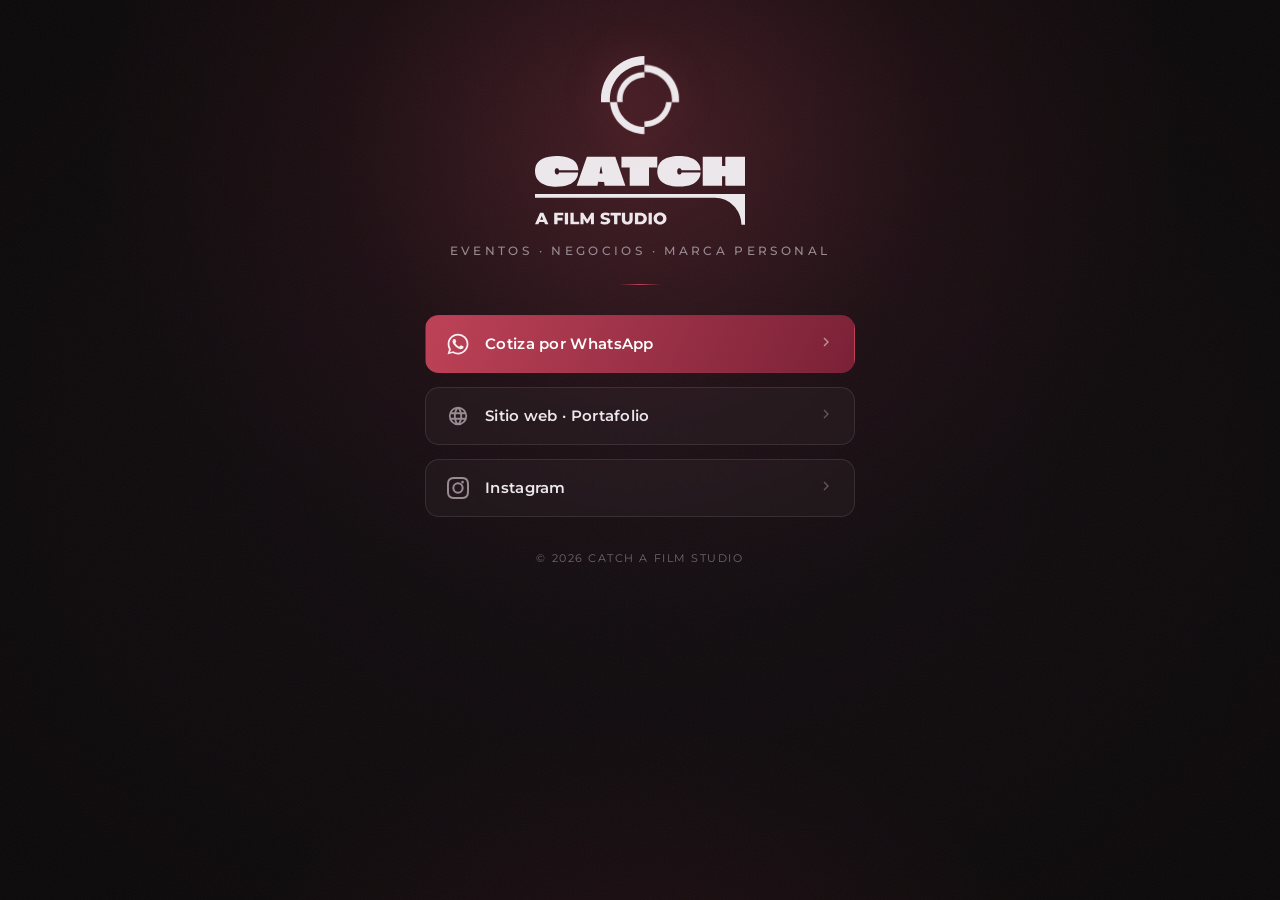
<file: enlaces/index.html>
<!DOCTYPE html>
<html lang="es">
<head>
<meta charset="UTF-8">
<meta name="viewport" content="width=device-width, initial-scale=1.0">
<title>Catch a Film Studio · Enlaces</title>
<meta name="description" content="Producción audiovisual para eventos, negocios y marcas personales. Todos nuestros enlaces en un solo lugar.">
<meta name="theme-color" content="#0B0809">

<!-- Favicon / ícono de pestaña y pantalla de inicio -->
<link rel="icon" href="/enlaces/favicon.svg" type="image/svg+xml">
<link rel="icon" href="/enlaces/favicon-32.png" sizes="32x32" type="image/png">
<link rel="apple-touch-icon" href="/enlaces/apple-touch-icon.png">

<!-- Open Graph (previsualización al compartir en WhatsApp / redes) -->
<meta property="og:title" content="Catch a Film Studio">
<meta property="og:description" content="Producción audiovisual · Eventos · Negocios · Marca personal">
<meta property="og:type" content="website">
<meta property="og:url" content="https://catchafilmstudio.com/enlaces">
<meta property="og:image" content="https://catchafilmstudio.com/enlaces/og.png">
<meta property="og:image:width" content="1200">
<meta property="og:image:height" content="630">
<meta name="twitter:card" content="summary_large_image">
<meta name="twitter:title" content="Catch a Film Studio">
<meta name="twitter:description" content="Producción audiovisual · Eventos · Negocios · Marca personal">
<meta name="twitter:image" content="https://catchafilmstudio.com/enlaces/og.png">

<link rel="preconnect" href="https://fonts.googleapis.com">
<link rel="preconnect" href="https://fonts.gstatic.com" crossorigin>
<link href="https://fonts.googleapis.com/css2?family=Anton&family=Montserrat:wght@400;500;600;700&display=swap" rel="stylesheet">

<style>
  :root{
    /* Paleta VINO — la misma de catchafilmstudio.com (rojo vino sobre carbón cálido) */
    --bg:      #0B0809;   /* carbón cálido */
    --bg2:     #171015;   /* vino muy oscuro (resplandor de fondo) */
    --muted:   #9A8A91;   /* malva apagado (texto secundario) */
    --text:    #ECE7EA;   /* blanco cálido (texto/marca) */
    --accent:  #BE4257;   /* rojo vino (acento) */
    --accent2: #7A2137;   /* vino profundo */
    --line:       rgba(222,205,212,.12);
    --line-hover: rgba(190,66,87,.55);  /* borde vino al pasar el cursor */
  }

  *{ box-sizing:border-box; margin:0; padding:0; }

  html,body{ height:100%; }

  body{
    font-family:'Montserrat', system-ui, sans-serif;
    background:var(--bg);
    color:var(--text);
    min-height:100dvh;
    display:flex;
    flex-direction:column;
    align-items:center;
    justify-content:flex-start;
    padding:56px 22px 40px;
    position:relative;
    overflow-x:hidden;
    -webkit-font-smoothing:antialiased;
  }

  /* Fondo cinematográfico: bloom vino (como la web) sobre carbón cálido */
  body::before{
    content:"";
    position:fixed; inset:0;
    background:
      radial-gradient(760px 660px at 50% 16%, rgba(190,66,87,.30) 0%, rgba(122,33,55,.12) 40%, rgba(11,8,9,0) 72%),
      radial-gradient(680px 520px at 50% 116%, rgba(122,33,55,.18) 0%, rgba(11,8,9,0) 62%),
      radial-gradient(1200px 900px at 50% 50%, rgba(23,16,21,.6) 0%, rgba(11,8,9,0) 70%),
      var(--bg);
    z-index:-2;
  }

  /* Grano de película sutil */
  body::after{
    content:"";
    position:fixed; inset:0;
    background-image:url("data:image/svg+xml,%3Csvg xmlns='http://www.w3.org/2000/svg' width='140' height='140'%3E%3Cfilter id='n'%3E%3CfeTurbulence type='fractalNoise' baseFrequency='0.9' numOctaves='2' stitchTiles='stitch'/%3E%3C/filter%3E%3Crect width='100%25' height='100%25' filter='url(%23n)'/%3E%3C/svg%3E");
    opacity:.045;
    mix-blend-mode:screen;
    pointer-events:none;
    z-index:-1;
  }

  .wrap{
    width:100%;
    max-width:430px;
    display:flex;
    flex-direction:column;
    align-items:center;
    animation:rise .7s cubic-bezier(.2,.7,.2,1) both;
  }
  @keyframes rise{ from{ opacity:0; transform:translateY(14px);} to{ opacity:1; transform:none;} }

  /* --- Marca --- */
  .aperture{
    width:78px; height:78px;
    color:var(--text);
    filter:drop-shadow(0 0 18px rgba(190,66,87,.28));
  }
  /* overflow:visible evita que los arcos se recorten al expandirse fuera del viewBox */
  /* Giro continuo de TODO el conjunto en un solo sentido -> las piezas nunca
     se alcanzan entre sí (cuerpo rígido = no hay choques). */
  .aperture svg{
    width:100%; height:100%; display:block; overflow:visible;
    transform-origin:center;
    animation:apertSpin 24s linear infinite;
  }
  @keyframes apertSpin{ to{ transform:rotate(360deg); } }

  .aperture svg path, .aperture svg polygon{ fill:currentColor; }

  /* La lente "respira": todas las piezas se expanden y contraen por igual
     (escala uniforme desde el centro), como un diafragma que abre y cierra.
     Al ser el mismo factor para todas, se conservan las distancias -> no chocan. */
  .aperture svg path{
    transform-box:view-box;
    transform-origin:101.25px 101.25px;
    animation:apertBreath 5s ease-in-out infinite;
    will-change:transform;
  }
  @keyframes apertBreath{ 0%,100%{ transform:scale(1); } 50%{ transform:scale(1.12); } }

  /* Accesibilidad: si el usuario pide menos movimiento, se queda quieto y armado. */
  @media (prefers-reduced-motion:reduce){
    .aperture svg, .aperture svg path{ animation:none; }
  }

  .wordmark{
    width:210px;
    margin-top:22px;
    color:var(--text);
  }
  .wordmark svg{ width:100%; height:auto; display:block; }
  .wordmark svg path, .wordmark svg polygon{ fill:currentColor; }

  .tagline{
    margin-top:18px;
    font-size:12px;
    font-weight:500;
    letter-spacing:.28em;
    text-transform:uppercase;
    color:var(--muted);
    text-align:center;
  }

  .divider{
    width:44px; height:1px;
    margin:26px 0 30px;
    background:linear-gradient(90deg, transparent, var(--accent), transparent);
  }

  /* --- Botones de enlace --- */
  .links{ width:100%; display:flex; flex-direction:column; gap:14px; }

  .link{
    position:relative;
    display:flex;
    align-items:center;
    gap:15px;
    padding:16px 20px;
    border:1px solid var(--line);
    border-radius:14px;
    background:rgba(236,231,234,.03);
    color:var(--text);
    text-decoration:none;
    font-size:15px;
    font-weight:600;
    letter-spacing:.02em;
    overflow:hidden;
    transition:border-color .3s ease, transform .3s ease, background .3s ease, box-shadow .3s ease;
    backdrop-filter:blur(2px);
  }
  .link:hover{
    border-color:var(--line-hover);
    background:rgba(236,231,234,.06);
    transform:translateY(-2px);
  }
  /* Barrido de brillo al pasar el cursor */
  .link::before{
    content:"";
    position:absolute; top:0; left:-120%;
    width:60%; height:100%;
    background:linear-gradient(100deg, transparent, rgba(236,231,234,.12), transparent);
    transition:left .6s ease;
  }
  .link:hover::before{ left:130%; }

  /* Botón principal (CTA) — relleno con gradiente vino, como el CTA de la web */
  .link.primary{
    border-color:transparent;
    background:linear-gradient(115deg, var(--accent), var(--accent2));
    color:#fff;
  }
  .link.primary .ico, .link.primary .arrow{ color:rgba(255,255,255,.92); }
  .link.primary:hover{
    border-color:transparent;
    background:linear-gradient(115deg, var(--accent), var(--accent2));
    box-shadow:0 10px 26px rgba(190,66,87,.35);
  }
  .link.primary:hover .ico, .link.primary:hover .arrow{ color:#fff; }
  .link.primary::before{
    background:linear-gradient(100deg, transparent, rgba(255,255,255,.20), transparent);
  }

  .link .ico{
    flex:0 0 24px; width:24px; height:24px;
    display:grid; place-items:center;
    color:var(--muted);
    transition:color .3s ease;
  }
  .link:hover .ico{ color:var(--accent); }
  .link .ico svg{ width:22px; height:22px; fill:currentColor; }

  .link .txt{ flex:1; }
  .link .arrow{
    flex:0 0 auto;
    color:var(--muted);
    opacity:.55;
    transition:transform .3s ease, opacity .3s ease, color .3s ease;
  }
  .link:hover .arrow{ transform:translateX(3px); opacity:1; color:var(--accent); }
  .link.primary:hover .arrow{ color:#fff; }
  .link .arrow svg{ width:16px; height:16px; fill:none; stroke:currentColor; stroke-width:2; }

  /* --- Pie --- */
  footer{
    margin-top:34px;
    text-align:center;
    font-size:11px;
    letter-spacing:.14em;
    color:rgba(154,138,145,.7);
    text-transform:uppercase;
  }

  @media (max-width:380px){
    .wordmark{ width:180px; }
    .link{ padding:15px 16px; font-size:14px; }
  }
</style>
</head>
<body>
  <main class="wrap">

    <!-- Ícono de lente / apertura -->
    <div class="aperture" aria-hidden="true">
      <svg viewBox="0 0 202.51 202.5" xmlns="http://www.w3.org/2000/svg"><path d="M0,112.75c0,2.37.07,4.72.23,7.05h23.04c-.18-2.32-.27-4.68-.27-7.05,0-3.87.25-7.69.72-11.43.2-1.49.42-2.97.68-4.43v-.03C31.01,60.08,60.08,31.01,96.86,24.4h.03c1.46-.26,2.94-.48,4.43-.68,3.74-.47,7.56-.72,11.43-.72V0C50.48,0,0,50.48,0,112.75Z"/><path d="M24.4,128.61v.03c6.58,36.83,35.63,65.88,72.46,72.46h.03c1.47.26,2.94.49,4.43.68,3.74.47,7.56.72,11.43.72v-18.3c-.69,0-1.38-.01-2.06-.03-.43-.01-.86-.03-1.28-.05-.26-.01-.52-.02-.77-.04-1.52-.08-3.02-.22-4.51-.4-.45-.05-.91-.11-1.36-.18-.74-.1-1.47-.21-2.2-.34-.25-.04-.5-.09-.74-.13-.49-.09-.97-.18-1.46-.28-.58-.12-1.15-.24-1.73-.38-1.15-.26-2.29-.55-3.42-.88-.52-.15-1.05-.3-1.57-.47-.3-.09-.6-.18-.9-.29-.3-.09-.6-.19-.89-.29-.49-.16-.98-.33-1.47-.52-.21-.07-.41-.15-.61-.22-.94-.35-1.87-.72-2.79-1.11-.43-.18-.86-.36-1.29-.56-1.69-.75-3.35-1.57-4.96-2.45-.48-.26-.96-.53-1.43-.8-.04-.02-.08-.04-.12-.07-.45-.26-.89-.52-1.33-.78-1.72-1.04-3.39-2.16-5.01-3.34-.41-.29-.81-.59-1.21-.89-.12-.09-.23-.18-.34-.27-.27-.2-.55-.41-.81-.63-.76-.6-1.51-1.22-2.24-1.85-.17-.15-.34-.3-.52-.46-.44-.39-.88-.79-1.32-1.19-.18-.15-.35-.31-.52-.48-.18-.16-.35-.33-.52-.49-.51-.48-1.01-.98-1.5-1.48-.37-.37-.73-.74-1.08-1.12-.67-.72-1.33-1.44-1.97-2.18-.75-.86-1.47-1.74-2.18-2.64-.74-.94-1.45-1.9-2.14-2.88-.29-.38-.55-.76-.8-1.15-.1-.14-.19-.29-.29-.43-.27-.37-.52-.75-.75-1.13-.3-.48-.61-.97-.91-1.46-5.48-8.93-9.03-19.14-10.09-30.06h-18.39c.12,1.47.27,2.93.45,4.38.19,1.49.42,2.96.68,4.43Z"/><path d="M201.79,101.32c-.19-1.49-.42-2.96-.68-4.43v-.03c-.21-1.15-.43-2.29-.68-3.43-.38-1.7-.8-3.38-1.27-5.04h0c-.31-1.12-.64-2.22-1-3.3h0c-.47-1.47-.98-2.91-1.53-4.33h0c-.31-.83-.64-1.65-.98-2.46-9.46-22.75-28-40.75-51.11-49.5-.74-.28-1.49-.56-2.25-.82-1.66-.58-3.35-1.12-5.06-1.6-.91-.26-1.82-.51-2.75-.73-.92-.23-1.85-.45-2.78-.65-1.02-.22-2.03-.42-3.06-.6h-.03c-1.47-.26-2.94-.49-4.43-.68-3.74-.47-7.56-.72-11.43-.72v18.3c39.4,0,71.45,32.05,71.45,71.45,0,2.38-.12,4.73-.35,7.05h18.39c.18-2.32.27-4.68.27-7.05,0-3.87-.25-7.69-.72-11.43Z"/><path d="M116.09,184.12c.26-.01.52-.02.77-.04,1.52-.08,3.02-.22,4.51-.4.38-.04.75-.09,1.13-.14.19-.03.38-.05.57-.08.38-.06.75-.12,1.13-.18.49-.08.98-.16,1.47-.25.49-.09.97-.18,1.46-.28.58-.12,1.16-.24,1.73-.38,1.15-.26,2.29-.56,3.42-.88.53-.15,1.05-.3,1.57-.47.3-.09.6-.18.9-.29.3-.09.6-.19.89-.29.95-.31,1.89-.65,2.82-1.02.29-.11.58-.22.86-.34.4-.15.81-.32,1.21-.5,1.59-.67,3.16-1.4,4.69-2.19.53-.26,1.05-.54,1.56-.82,1-.55,1.99-1.11,2.96-1.7h.01c.69-.43,1.37-.86,2.04-1.3.08-.05.16-.1.24-.16.34-.22.67-.44,1-.67.69-.47,1.37-.95,2.04-1.45.34-.25.68-.51,1.02-.77.34-.26.68-.52,1.01-.79.67-.52,1.33-1.07,1.98-1.63.25-.21.49-.43.74-.64.49-.42.96-.86,1.43-1.29.11-.1.22-.2.32-.3.55-.51,1.09-1.03,1.62-1.56.52-.52,1.03-1.05,1.53-1.58.67-.72,1.33-1.44,1.97-2.18.75-.86,1.47-1.74,2.18-2.64.37-.48.74-.96,1.1-1.44.32-.43.64-.87.95-1.31.64-.9,1.26-1.81,1.87-2.74.02-.05.05-.09.08-.13.3-.47.59-.95.89-1.43.29-.5.58-.99.87-1.48,4.93-8.57,8.12-18.25,9.11-28.58h-14.64c-3.42,28.05-27.39,49.85-56.35,49.85v14.55c.69,0,1.38-.01,2.06-.03.43-.01.86-.03,1.28-.05Z"/><path d="M112.75,56.09v-14.55c-39.39,0-71.32,31.94-71.32,71.33,0,2.34.11,4.65.34,6.93h14.64c-.29-2.27-.43-4.58-.43-6.93,0-31.31,25.47-56.78,56.77-56.78Z"/></svg>
    </div>

    <!-- Wordmark CATCH / A FILM STUDIO -->
    <div class="wordmark" role="img" aria-label="Catch a Film Studio">
      <svg viewBox="0 0 292.71 95.68" xmlns="http://www.w3.org/2000/svg"><polygon points="260.76 1.12 260.76 14.01 265.26 14.01 265.26 1.86 266 1.12 292.71 1.12 292.71 41.3 266 41.3 265.26 40.56 265.26 28.4 260.76 28.4 260.76 41.3 233.81 41.3 233.81 1.12 260.76 1.12"/><path d="M58.09,41.3L72.29,1.08l39.64.1,14.05,40.12h-28.95l-.73-4.98-8.29-.26-.96,5.24h-28.95ZM94.03,24.43l-1.75-10.42c-1.5,3.09-1.59,7.03-2.25,10.41h4Z"/><path d="M60.58,19.97h-26.96c-.26,0-.19-3.49-3.72-2.99-3.16.44-3.21,8.27.1,8.87s3.36-2.9,3.62-2.9h26.46c.05,11.86-10.83,17.66-21.35,19.21C20.61,44.82-2.58,40.35.23,17.29,2.68-2.72,39.36-3.23,52.55,5.38c5.38,3.51,7.26,8.41,8.03,14.59Z"/><path d="M230.81,22.94c-.08,7.68-5.44,13.91-12.35,16.75-12.3,5.06-39.35,4.67-46-9.12-3.9-8.09-2.07-18.89,5.18-24.5,12.82-9.9,53.8-9.3,53.17,13.89h-26.21c-.74,0-.64-3.45-3.97-2.99-3.03.42-3.44,8.23.1,8.87,3.2.58,3.32-2.9,3.87-2.9h26.21Z"/><polygon points="170.41 1.12 170.41 16 158.93 16 158.93 41.3 131.97 41.3 131.97 16 120.49 16 120.49 1.12 170.41 1.12"/><path d="M12.75,92.15h-6.82l-1.27,3.13H0l7.12-16.13h4.49l7.15,16.13h-4.75l-1.27-3.13ZM11.41,88.79l-2.07-5.16-2.08,5.16h4.15Z"/><path d="M31.32,82.68v3.55h7.12v3.53h-7.12v5.53h-4.56v-16.13h12.65v3.53h-8.09Z"/><path d="M41.55,79.15h4.56v16.13h-4.56v-16.13Z"/><path d="M49.37,79.15h4.56v12.51h7.7v3.62h-12.26v-16.13Z"/><path d="M77.99,95.29l-.05-8.55-4.15,6.96h-2.03l-4.13-6.73v8.32h-4.22v-16.13h3.76l5.67,9.31,5.53-9.31h3.76l.05,16.13h-4.19Z"/><path d="M90.99,93.83l1.5-3.37c1.43.94,3.46,1.59,5.32,1.59s2.63-.53,2.63-1.31c0-2.56-9.17-.69-9.17-6.68,0-2.88,2.35-5.23,7.15-5.23,2.1,0,4.26.48,5.85,1.41l-1.41,3.39c-1.54-.83-3.07-1.24-4.47-1.24-1.91,0-2.61.65-2.61,1.45,0,2.47,9.15.62,9.15,6.57,0,2.81-2.35,5.21-7.15,5.21-2.65,0-5.28-.71-6.8-1.77Z"/><path d="M110.23,82.77h-4.95v-3.62h14.45v3.62h-4.93v12.51h-4.56v-12.51Z"/><path d="M121.04,88.1v-8.94h4.56v8.8c0,2.77,1.15,3.87,3.06,3.87s3.04-1.11,3.04-3.87v-8.8h4.49v8.94c0,4.82-2.81,7.51-7.58,7.51s-7.58-2.7-7.58-7.51Z"/><path d="M139.29,79.15h7.63c5.35,0,9.01,3.11,9.01,8.07s-3.66,8.07-9.01,8.07h-7.63v-16.13ZM146.74,91.65c2.74,0,4.59-1.64,4.59-4.43s-1.84-4.43-4.59-4.43h-2.88v8.85h2.88Z"/><path d="M158.33,79.15h4.56v16.13h-4.56v-16.13Z"/><path d="M165.31,87.22c0-4.84,3.8-8.39,8.97-8.39s8.96,3.55,8.96,8.39-3.8,8.39-8.96,8.39-8.97-3.55-8.97-8.39ZM178.63,87.22c0-2.79-1.91-4.61-4.36-4.61s-4.36,1.82-4.36,4.61,1.91,4.61,4.36,4.61,4.36-1.82,4.36-4.61Z"/><path d="M250.48,53.09H0v5h250.48c20.55,0,37.27,16.86,37.27,37.59h4.96v-42.59h-42.23Z"/></svg>
    </div>

    <p class="tagline">Eventos · Negocios · Marca personal</p>

    <div class="divider"></div>

    <nav class="links" id="links" aria-label="Enlaces"></nav>

    <footer>© <span id="year"></span> Catch a Film Studio</footer>
  </main>

<script>
/* =========================================================================
   ▼▼▼  PARA AGREGAR / EDITAR ENLACES, SOLO TOCA ESTA LISTA  ▼▼▼
   Cada enlace: { icon:"clave", label:"Texto del botón", url:"https://..." }
   Iconos disponibles: whatsapp, web, instagram, tiktok, youtube, email, facebook
   Para agregar uno nuevo: copia una línea y cámbiala. ¡Listo!
   Añade  primary:true  para resaltar un botón con el gradiente vino (CTA).
   ========================================================================= */
const LINKS = [
  { icon:"whatsapp",  label:"Cotiza por WhatsApp", url:"https://wa.me/message/MRQD3GPUILESJ1", primary:true },
  { icon:"web",       label:"Sitio web · Portafolio", url:"https://catchafilmstudio.com" },
  { icon:"instagram", label:"Instagram", url:"https://www.instagram.com/catch_filmstudio/" },
];
/* =========================================================================
   ▲▲▲  FIN DE LA LISTA EDITABLE  ▲▲▲
   ========================================================================= */

// Iconos (SVG). Para añadir plataformas nuevas, agrega su SVG aquí.
const ICONS = {
  whatsapp:'<svg viewBox="0 0 24 24"><path d="M17.47 14.38c-.3-.15-1.75-.86-2.02-.96-.27-.1-.47-.15-.67.15-.2.3-.77.96-.94 1.16-.17.2-.35.22-.64.07-.3-.15-1.25-.46-2.38-1.47-.88-.78-1.47-1.75-1.64-2.05-.17-.3-.02-.46.13-.6.13-.13.3-.35.44-.52.15-.17.2-.3.3-.5.1-.2.05-.37-.02-.52-.08-.15-.67-1.6-.92-2.2-.24-.58-.49-.5-.67-.5h-.57c-.2 0-.52.07-.79.37-.27.3-1.04 1.01-1.04 2.47s1.06 2.86 1.21 3.06c.15.2 2.09 3.2 5.07 4.48.71.3 1.26.49 1.69.63.71.22 1.36.19 1.87.12.57-.09 1.75-.72 2-1.41.24-.69.24-1.28.17-1.41-.07-.13-.27-.2-.57-.35zM12.04 21.5h-.01a9.4 9.4 0 01-4.8-1.32l-.34-.2-3.57.93.96-3.48-.22-.36a9.38 9.38 0 01-1.44-5.01c0-5.18 4.22-9.4 9.42-9.4a9.36 9.36 0 016.66 2.76 9.34 9.34 0 012.75 6.66c0 5.18-4.22 9.4-9.41 9.4zm8.02-17.42A11.28 11.28 0 0012.04.75C5.8.75.72 5.82.72 12.06c0 1.99.52 3.94 1.51 5.66L.63 23.25l5.66-1.48a11.3 11.3 0 005.74 1.55h.01c6.24 0 11.32-5.07 11.32-11.31 0-3.02-1.18-5.86-3.31-8z"/></svg>',
  web:'<svg viewBox="0 0 24 24"><path d="M12 2a10 10 0 100 20 10 10 0 000-20zm6.93 6h-2.95a15.6 15.6 0 00-1.38-3.56A8.03 8.03 0 0118.93 8zM12 4.04c.83 1.2 1.48 2.53 1.91 3.96h-3.82c.43-1.43 1.08-2.76 1.91-3.96zM4.26 14a7.96 7.96 0 010-4h3.38a16.6 16.6 0 000 4H4.26zm.81 2h2.95a15.6 15.6 0 001.38 3.56A8.03 8.03 0 015.07 16zm2.95-8H5.07a8.03 8.03 0 014.33-3.56A15.6 15.6 0 008.02 8zM12 19.96c-.83-1.2-1.48-2.53-1.91-3.96h3.82c-.43 1.43-1.08 2.76-1.91 3.96zM14.34 14H9.66a14.8 14.8 0 010-4h4.68a14.8 14.8 0 010 4zm.28 5.56A15.6 15.6 0 0016 16h2.95a8.03 8.03 0 01-4.33 3.56zM16.36 14a16.6 16.6 0 000-4h3.38a7.96 7.96 0 010 4h-3.38z"/></svg>',
  instagram:'<svg viewBox="0 0 24 24"><path d="M12 2.16c3.2 0 3.58.01 4.85.07 1.17.05 1.8.25 2.23.41.56.22.96.48 1.38.9.42.42.68.82.9 1.38.16.42.36 1.06.41 2.23.06 1.27.07 1.65.07 4.85s-.01 3.58-.07 4.85c-.05 1.17-.25 1.8-.41 2.23-.22.56-.48.96-.9 1.38-.42.42-.82.68-1.38.9-.42.16-1.06.36-2.23.41-1.27.06-1.65.07-4.85.07s-3.58-.01-4.85-.07c-1.17-.05-1.8-.25-2.23-.41a3.72 3.72 0 01-1.38-.9 3.72 3.72 0 01-.9-1.38c-.16-.42-.36-1.06-.41-2.23-.06-1.27-.07-1.65-.07-4.85s.01-3.58.07-4.85c.05-1.17.25-1.8.41-2.23.22-.56.48-.96.9-1.38.42-.42.82-.68 1.38-.9.42-.16 1.06-.36 2.23-.41C8.42 2.17 8.8 2.16 12 2.16zm0-2.16C8.74 0 8.33.01 7.05.07 5.78.13 4.9.33 4.14.63c-.79.3-1.46.72-2.12 1.38A5.85 5.85 0 00.63 4.13c-.3.76-.5 1.64-.56 2.91C.01 8.33 0 8.74 0 12s.01 3.67.07 4.95c.06 1.27.26 2.15.56 2.91.3.79.72 1.46 1.38 2.12.66.66 1.33 1.08 2.12 1.38.76.3 1.64.5 2.91.56C8.33 23.99 8.74 24 12 24s3.67-.01 4.95-.07c1.27-.06 2.15-.26 2.91-.56a5.85 5.85 0 002.12-1.38 5.85 5.85 0 001.38-2.12c.3-.76.5-1.64.56-2.91.06-1.28.07-1.69.07-4.95s-.01-3.67-.07-4.95c-.06-1.27-.26-2.15-.56-2.91a5.85 5.85 0 00-1.38-2.12A5.85 5.85 0 0019.86.63c-.76-.3-1.64-.5-2.91-.56C15.67.01 15.26 0 12 0zm0 5.84a6.16 6.16 0 100 12.32 6.16 6.16 0 000-12.32zm0 10.16a4 4 0 110-8 4 4 0 010 8zm6.4-10.4a1.44 1.44 0 11-2.88 0 1.44 1.44 0 012.88 0z"/></svg>',
  tiktok:'<svg viewBox="0 0 24 24"><path d="M16.6 5.82a4.28 4.28 0 01-1-2.79h-3.4v13.67a2.58 2.58 0 01-2.58 2.58 2.58 2.58 0 01-2.58-2.58 2.58 2.58 0 012.58-2.58c.27 0 .53.04.78.12v-3.45a6.03 6.03 0 00-.78-.05A6.02 6.02 0 003.2 16.7a6.02 6.02 0 006.02 6.02 6.02 6.02 0 006.02-6.02V9.42a7.62 7.62 0 004.44 1.42V7.44a4.28 4.28 0 01-3.1-1.62z"/></svg>',
  youtube:'<svg viewBox="0 0 24 24"><path d="M23.5 6.2a3.02 3.02 0 00-2.12-2.14C19.5 3.55 12 3.55 12 3.55s-7.5 0-9.38.51A3.02 3.02 0 00.5 6.2C0 8.09 0 12 0 12s0 3.91.5 5.8a3.02 3.02 0 002.12 2.14c1.88.51 9.38.51 9.38.51s7.5 0 9.38-.51a3.02 3.02 0 002.12-2.14C24 15.91 24 12 24 12s0-3.91-.5-5.8zM9.6 15.6V8.4l6.2 3.6-6.2 3.6z"/></svg>',
  email:'<svg viewBox="0 0 24 24"><path d="M22 4H2a2 2 0 00-2 2v12a2 2 0 002 2h20a2 2 0 002-2V6a2 2 0 00-2-2zm0 4.24l-10 6.25L2 8.24V6l10 6.25L22 6v2.24z"/></svg>',
  facebook:'<svg viewBox="0 0 24 24"><path d="M24 12.07C24 5.4 18.63 0 12 0S0 5.4 0 12.07C0 18.1 4.39 23.1 10.13 24v-8.44H7.08v-3.49h3.05V9.41c0-3.02 1.79-4.69 4.53-4.69 1.31 0 2.68.24 2.68.24v2.97h-1.51c-1.49 0-1.96.93-1.96 1.89v2.25h3.33l-.53 3.49h-2.8V24C19.61 23.1 24 18.1 24 12.07z"/></svg>',
};

const arrow = '<svg viewBox="0 0 24 24"><path d="M9 6l6 6-6 6"/></svg>';

const container = document.getElementById('links');
LINKS.forEach(l => {
  const a = document.createElement('a');
  a.className = 'link' + (l.primary ? ' primary' : '');
  a.href = l.url;
  a.target = '_blank';
  a.rel = 'noopener noreferrer';
  a.innerHTML =
    '<span class="ico">' + (ICONS[l.icon] || ICONS.web) + '</span>' +
    '<span class="txt">' + l.label + '</span>' +
    '<span class="arrow">' + arrow + '</span>';
  container.appendChild(a);
});

document.getElementById('year').textContent = new Date().getFullYear();
</script>
</body>
</html>
</file>
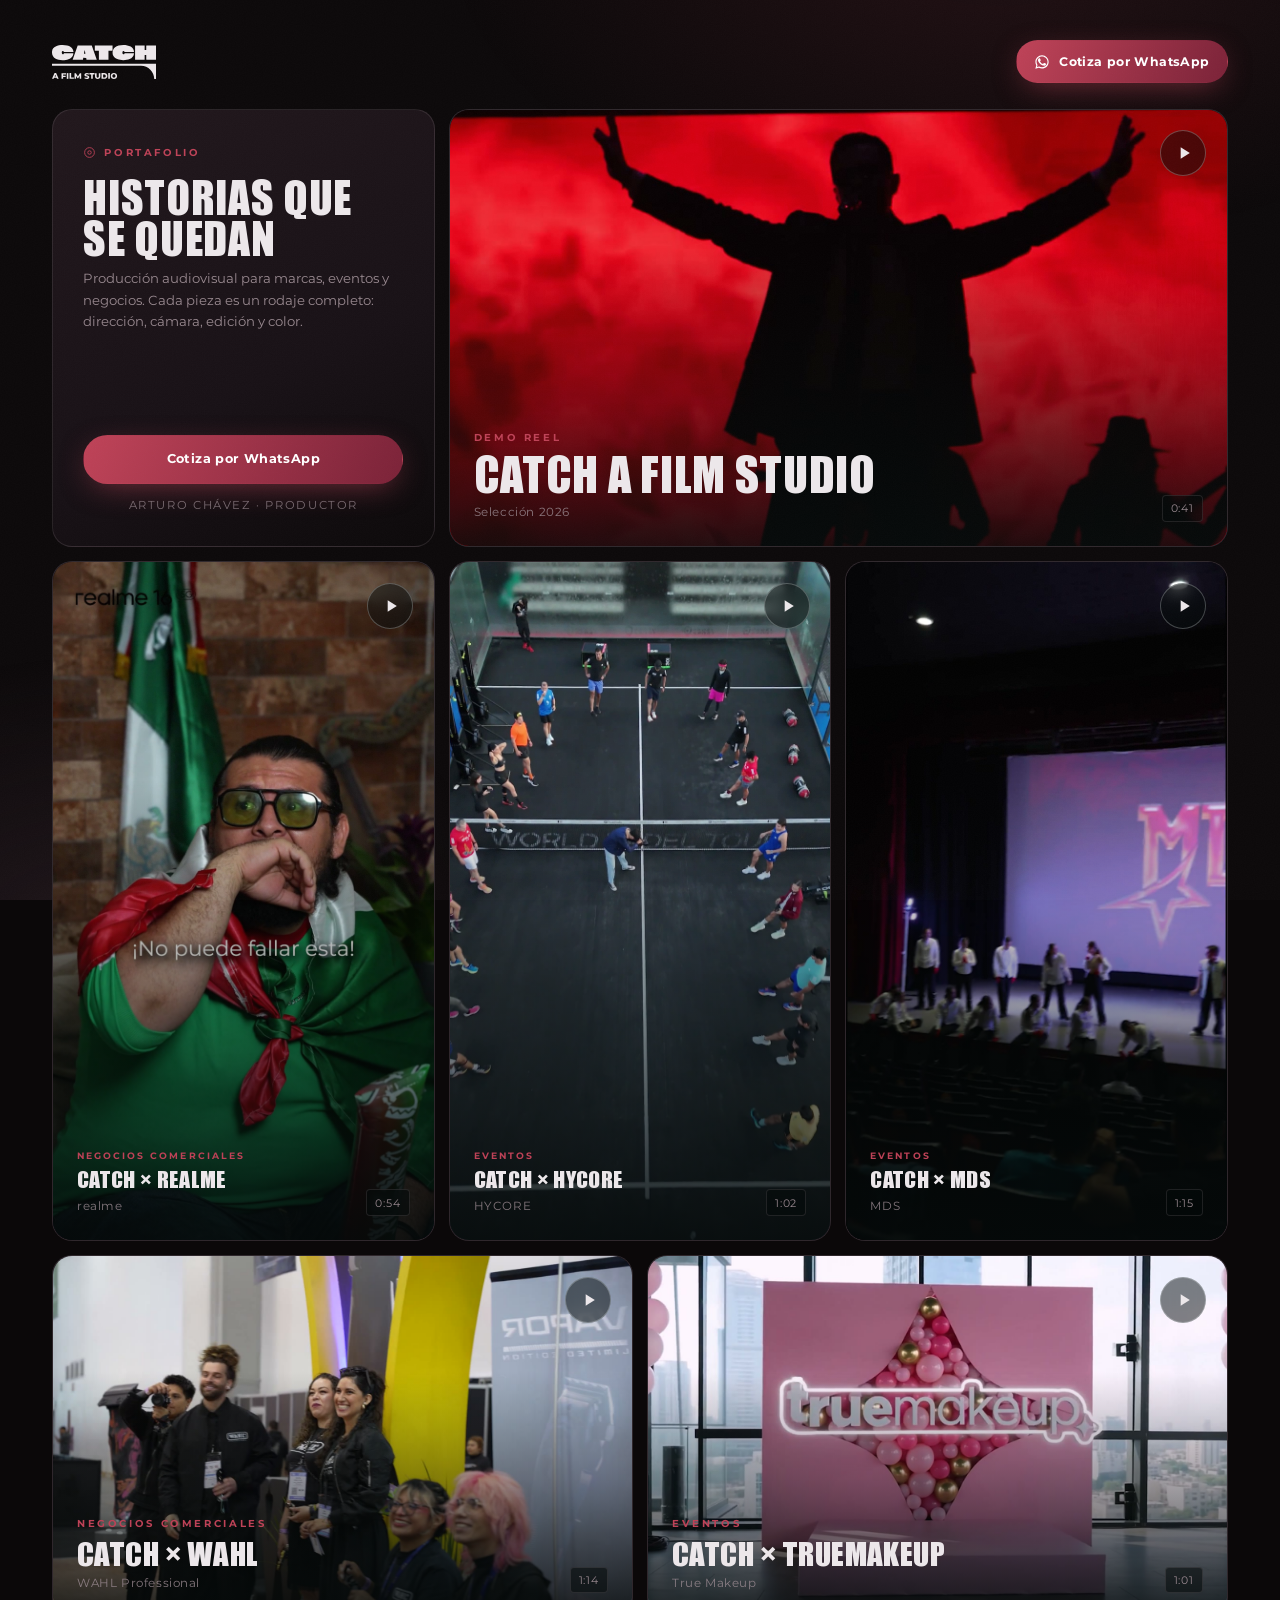
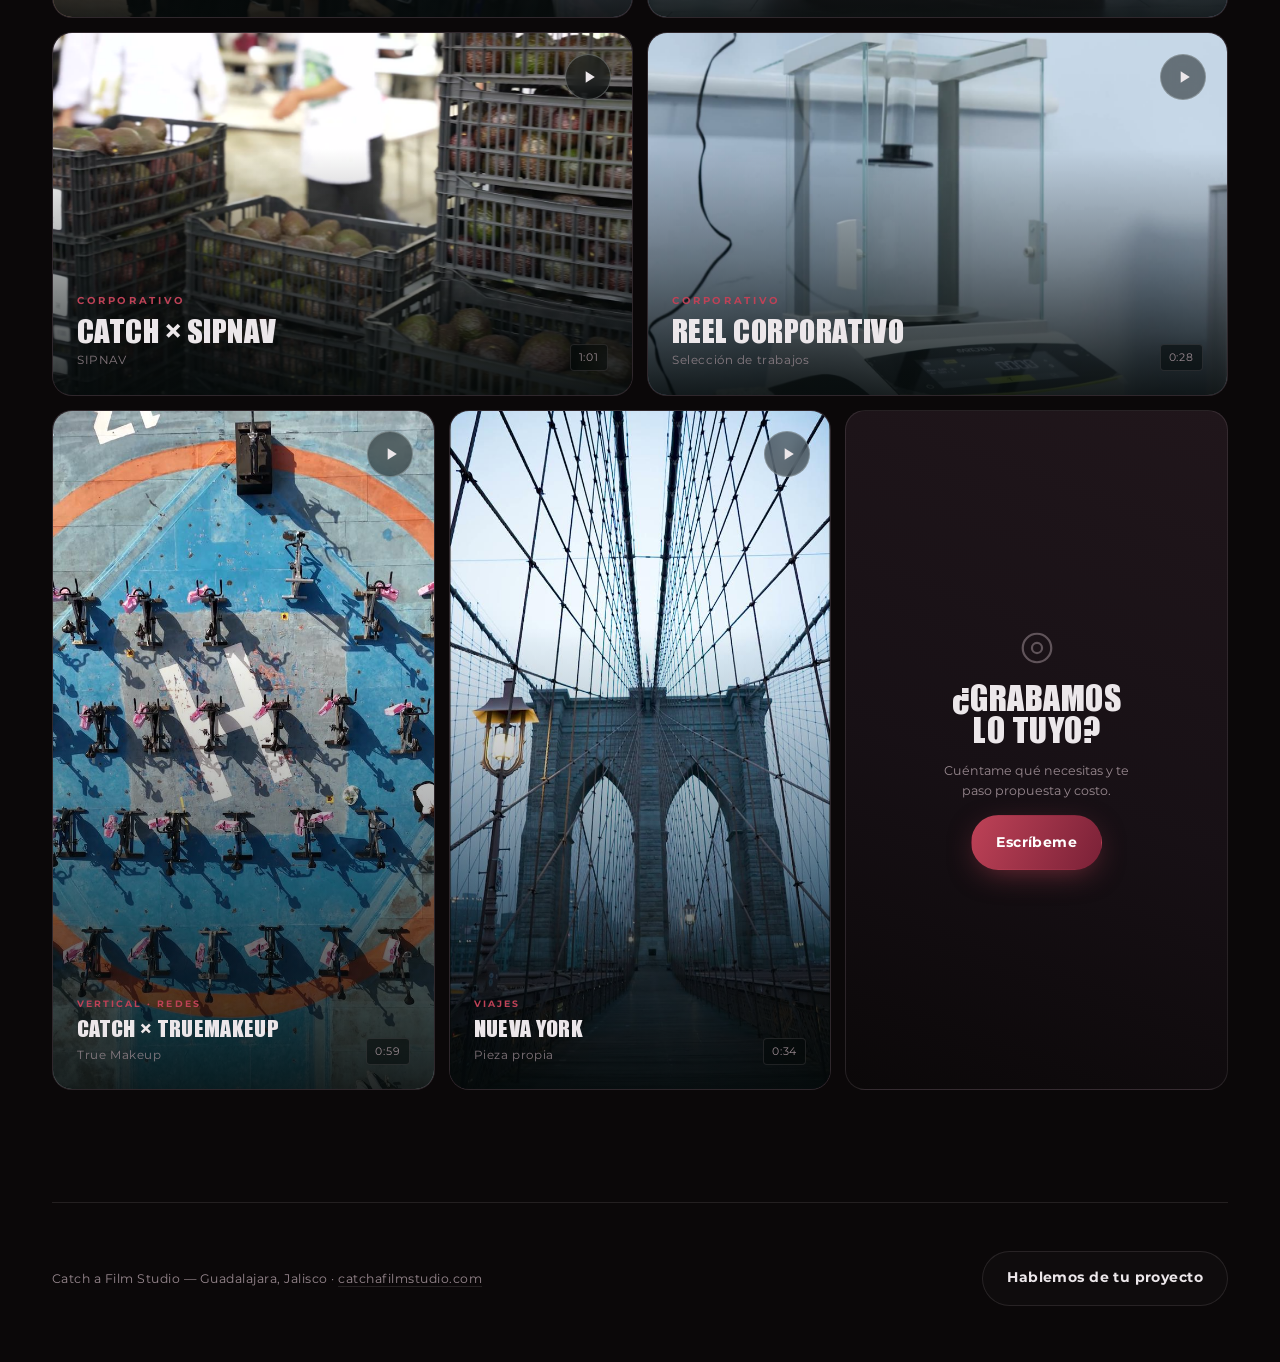
<file: portafolio/index.html>
<!DOCTYPE html>
<html lang="es">
<head>
<meta charset="utf-8">
<meta name="viewport" content="width=device-width, initial-scale=1">
<title>Portafolio — Catch a Film Studio</title>
<meta name="description" content="Portafolio de video de Catch a Film Studio. Producción audiovisual para marcas, eventos y negocios.">
<meta name="robots" content="noindex">
<meta name="theme-color" content="#0B0809">
<meta property="og:title" content="Portafolio — Catch a Film Studio">
<meta property="og:description" content="Producción audiovisual para marcas, eventos y negocios.">
<meta property="og:type" content="website">
<meta property="og:image" content="https://catchafilmstudio.com/videos/poster-reel.jpg">
<link rel="icon" href="../favicon.svg" type="image/svg+xml">
<link rel="preload" as="font" type="font/woff2" href="../fonts/impact.woff2" crossorigin>
<link rel="preload" as="font" type="font/woff2" href="../fonts/montserrat-400.woff2" crossorigin>
<link rel="preload" as="image" href="../videos/lite-poster-reel.jpg">
<style>
/* Fuentes en WOFF2 recortadas al alfabeto que se usa: 36 KB en total.
   Antes iban en base64 dentro de un CSS aparte de 1.4 MB (660 KB comprimido)
   que bloqueaba el primer pintado: en celular era pantalla en blanco.
   font-display:swap = el texto se ve de inmediato con la fuente del sistema. */
@font-face{font-family:'CatchImpact'; font-display:swap; src:url(../fonts/impact.woff2) format('woff2')}
@font-face{font-family:'Montserrat'; font-weight:400; font-display:swap; src:url(../fonts/montserrat-400.woff2) format('woff2')}
@font-face{font-family:'Montserrat'; font-weight:700; font-display:swap; src:url(../fonts/montserrat-700.woff2) format('woff2')}
:root{
  /* Identidad Vino — igual que catchafilmstudio.com */
  --negro:#0B0809; --petroleo:#171015; --card:#171015; --card-2:#20161B;
  --salvia:#9A8A91;                     /* texto tenue (muted) */
  --accent:#BE4257; --accent2:#7A2137;  /* vino: acentos y categorías */
  --bruma:#ECE7EA; --line:rgba(222,205,212,.12);
  --wa:#25D366; --wa-dark:#1FB457;
  --maxw:1240px; --gap:14px; --r:20px;
  --display:'CatchImpact','Haettenschweiler','Arial Narrow Bold',sans-serif;
  --body:'Montserrat',system-ui,-apple-system,sans-serif;
}
*{box-sizing:border-box; margin:0; padding:0}
html{scroll-behavior:smooth}
body{
  background:var(--negro); color:var(--bruma); font-family:var(--body);
  line-height:1.7; -webkit-font-smoothing:antialiased; overflow-x:hidden;
  min-height:100vh;
}
body.locked{overflow:hidden}
/* grano cinematográfico, igual que el sitio principal */
body::before{
  content:""; position:fixed; inset:0; z-index:9999; pointer-events:none;
  background-image:url("data:image/svg+xml;utf8,<svg xmlns='http://www.w3.org/2000/svg' width='140' height='140'><filter id='n'><feTurbulence type='fractalNoise' baseFrequency='0.9' numOctaves='2'/><feColorMatrix type='saturate' values='0'/></filter><rect width='100%25' height='100%25' filter='url(%23n)' opacity='0.5'/></svg>");
  opacity:.05; mix-blend-mode:screen;
}
/* halo sutil de fondo */
body::after{
  content:""; position:fixed; inset:0; z-index:-1; pointer-events:none;
  background:
    radial-gradient(900px 520px at 78% -8%, rgba(190,66,87,.12), transparent 62%),
    radial-gradient(700px 480px at 8% 105%, rgba(32,22,27,.92), transparent 60%);
}
a{color:inherit; text-decoration:none}
img{max-width:100%; display:block}
:focus-visible{outline:2px solid var(--bruma); outline-offset:3px; border-radius:4px}

.wrap{max-width:var(--maxw); margin:0 auto; padding:0 clamp(1rem,3.5vw,2rem)}

/* ===== HEADER ===== */
header{padding:clamp(1.5rem,4vw,2.5rem) 0 clamp(1.1rem,3vw,1.6rem)}
.topbar{display:flex; align-items:center; justify-content:space-between; gap:1rem; flex-wrap:wrap}
.brand{display:flex; align-items:center; color:var(--bruma)}
.brand svg{height:34px; width:auto; fill:currentColor}
.brand svg *{fill:currentColor}
.topbar .btn-wa{padding:.62rem 1.1rem; font-size:.78rem}

.btn{
  display:inline-flex; align-items:center; gap:.55rem; font-weight:700; font-size:.88rem;
  padding:.9rem 1.5rem; border-radius:999px; letter-spacing:.03em; cursor:pointer;
  border:1px solid transparent; font-family:var(--body);
  transition:transform .15s ease, background .2s, border-color .2s, color .2s;
}
.btn-wa{background:linear-gradient(115deg,var(--accent),var(--accent2)); color:#fff; box-shadow:0 8px 30px -8px rgba(190,66,87,.6)}
.btn-wa:hover{transform:translateY(-2px); box-shadow:0 12px 34px -8px rgba(190,66,87,.72); filter:brightness(1.06)}
.btn-ghost{border-color:var(--line); color:var(--bruma); background:rgba(255,255,255,.02)}
.btn-ghost:hover{border-color:var(--accent); color:#fff; transform:translateY(-2px)}

/* ===== BENTO ===== */
main{padding-bottom:clamp(2rem,6vw,4rem)}
.bento{
  display:grid; grid-template-columns:repeat(6,1fr); gap:var(--gap);
  align-items:stretch;
  /* dense = si un mosaico no cabe en la fila, el grid mete el siguiente que sí
     quepa en vez de dejar el hueco negro. Es lo que sostiene la mezcla de
     horizontales y verticales cuando cambia el número de columnas. */
  grid-auto-flow:row dense;
}
.tile{
  position:relative; overflow:hidden; border-radius:var(--r);
  background:var(--card); border:1px solid var(--line);
  opacity:0; transform:translateY(22px);
  transition:opacity .6s ease, transform .6s ease;
}
.tile.in{opacity:1; transform:none}
.tile.v-tile{cursor:pointer; display:block; width:100%; text-align:left; font:inherit; color:inherit; padding:0}

/* tamaños */
.tile[data-size="lg"]{grid-column:span 4; aspect-ratio:16/9}
.tile[data-size="md"]{grid-column:span 3; aspect-ratio:16/10}
.tile[data-size="sm"]{grid-column:span 2; aspect-ratio:4/3}
.tile[data-size="tall"]{grid-column:span 2; aspect-ratio:9/16}
.tile[data-size="info"]{grid-column:span 2}
.tile[data-size="cta"]{grid-column:span 2}

/* media dentro del tile */
.media{position:absolute; inset:0; overflow:hidden; background:var(--petroleo)}
.media img.poster, .media video{
  position:absolute; inset:0; width:100%; height:100%; object-fit:cover;
  transition:transform .7s cubic-bezier(.2,.7,.3,1), opacity .5s ease;
}
.media video{opacity:0}
.media video.ready{opacity:1}
.tile:hover .media img.poster, .tile:hover .media video{transform:scale(1.045)}
/* velo para que el texto siempre se lea */
.veil{
  position:absolute; inset:0;
  background:linear-gradient(to top, rgba(5,10,10,.88) 0%, rgba(5,10,10,.35) 38%, rgba(5,10,10,0) 68%);
  transition:opacity .4s ease;
}
.tinfo{position:absolute; left:0; right:0; bottom:0; padding:clamp(1rem,2vw,1.5rem); z-index:2}
.tcat{
  display:inline-block; font-size:.63rem; font-weight:700; letter-spacing:.26em;
  text-transform:uppercase; color:var(--accent); margin-bottom:.45rem;
}
.ttitle{
  font-family:var(--display); font-weight:400; text-transform:uppercase;
  line-height:.96; letter-spacing:.015em; color:var(--bruma);
  font-size:clamp(1.15rem,2.4vw,2rem);
}
.tile[data-size="lg"] .ttitle{font-size:clamp(1.6rem,3.6vw,2.9rem)}
.tclient{font-size:.74rem; color:var(--salvia); letter-spacing:.05em; margin-top:.3rem; opacity:.85}

/* botón play */
.vplay{
  position:absolute; top:clamp(.9rem,2vw,1.3rem); right:clamp(.9rem,2vw,1.3rem); z-index:3;
  width:46px; height:46px; border-radius:999px; display:grid; place-items:center;
  background:rgba(5,10,10,.5); border:1px solid rgba(224,234,233,.28);
  backdrop-filter:blur(8px); color:var(--bruma);
  transition:background .25s ease, transform .25s ease, border-color .25s;
}
.vplay svg{width:20px; height:20px; fill:currentColor; margin-left:2px}
.tile:hover .vplay{background:var(--bruma); color:var(--negro); transform:scale(1.08); border-color:var(--bruma)}
.dur{
  position:absolute; bottom:clamp(1rem,2vw,1.5rem); right:clamp(1rem,2vw,1.5rem); z-index:3;
  font-size:.68rem; letter-spacing:.08em; color:var(--salvia);
  background:rgba(5,10,10,.55); border:1px solid var(--line);
  padding:.2rem .5rem; border-radius:4px; backdrop-filter:blur(6px);
}
.dur:empty{display:none}

/* tile de identidad */
.tile[data-size="info"]{
  background:linear-gradient(155deg, var(--card-2) 0%, var(--petroleo) 60%, var(--negro) 100%);
  display:flex; flex-direction:column; justify-content:space-between;
  padding:clamp(1.3rem,2.4vw,1.9rem); min-height:230px;
}
.info-top .eyebrow{
  display:inline-flex; align-items:center; gap:.5rem; font-size:.63rem; font-weight:700;
  letter-spacing:.26em; text-transform:uppercase; color:var(--accent);
}
.eyebrow .lens{width:13px; height:13px; flex:none; color:var(--accent)}
.info-h{
  font-family:var(--display); font-weight:400; text-transform:uppercase; line-height:.94;
  font-size:clamp(1.9rem,3.4vw,2.7rem); margin:.7rem 0 .55rem; letter-spacing:.015em;
}
.info-p{font-size:.83rem; color:var(--salvia); line-height:1.62}
.info-bot{margin-top:1.2rem}
.info-bot .btn{width:100%; justify-content:center; font-size:.8rem; padding:.8rem 1rem}
.info-name{font-size:.72rem; color:var(--salvia); letter-spacing:.14em; text-transform:uppercase; margin-top:.75rem; text-align:center; opacity:.75}

/* mosaico de cierre: cuadra la última banda y da salida al prospecto */
.tile[data-size="cta"]{
  background:linear-gradient(200deg, var(--card-2) 0%, var(--petroleo) 55%, var(--negro) 100%);
  display:flex; flex-direction:column; align-items:center; justify-content:center; text-align:center;
  gap:.9rem; padding:clamp(1.3rem,2.4vw,1.9rem); min-height:210px;
}
.cta-lens{width:38px; height:38px; color:var(--salvia); opacity:.55}
.cta-h{
  font-family:var(--display); font-weight:400; text-transform:uppercase; line-height:.96;
  font-size:clamp(1.5rem,2.7vw,2.1rem); letter-spacing:.015em;
}
.cta-p{font-size:.79rem; color:var(--salvia); line-height:1.6; max-width:24ch}

/* en un mosaico vertical el titular tiene menos ancho */
.tile[data-size="tall"] .ttitle{font-size:clamp(1.05rem,1.7vw,1.4rem)}
.tile[data-size="tall"] .tcat{font-size:.58rem; letter-spacing:.22em}

/* ===== FOOTER ===== */
footer{
  border-top:1px solid var(--line); padding:clamp(2rem,5vw,3rem) 0 clamp(2.5rem,6vw,3.5rem);
  margin-top:clamp(2rem,5vw,3rem);
}
.foot{display:flex; align-items:center; justify-content:space-between; gap:1.2rem; flex-wrap:wrap}
.foot-txt{font-size:.78rem; color:var(--salvia); letter-spacing:.04em}
.foot-txt a{border-bottom:1px solid var(--line)}
.foot-txt a:hover{color:var(--bruma); border-color:var(--accent)}

/* ===== LIGHTBOX ===== */
/* por encima del grano (z-index 9999), si no el ruido queda sobre el video.
   OJO: se oculta con visibility/opacity, NUNCA con display:none. Un <video>
   dentro de un contenedor en display:none queda fuera del árbol de render y
   Chrome no le arranca la reproducción: el lightbox abría en negro. */
.lb{
  position:fixed; inset:0; z-index:10000;
  display:flex; align-items:center; justify-content:center;
  background:rgba(3,7,7,.96); backdrop-filter:blur(14px);
  padding:clamp(1rem,4vw,3rem);
  opacity:0; visibility:hidden; pointer-events:none;
  transition:opacity .25s ease, visibility .25s ease;
}
.lb.open{opacity:1; visibility:visible; pointer-events:auto}
.lb-inner{width:100%; max-width:1200px; position:relative}
.lb video{
  width:100%; max-height:78vh; border-radius:10px; background:#000; display:block;
  box-shadow:0 30px 90px rgba(0,0,0,.6);
}
.lb-meta{display:flex; align-items:baseline; gap:.9rem; flex-wrap:wrap; margin-top:1rem}
.lb-title{font-family:var(--display); text-transform:uppercase; font-size:clamp(1.2rem,2.6vw,1.9rem); letter-spacing:.015em; font-weight:400}
.lb-client{font-size:.76rem; color:var(--salvia); letter-spacing:.1em; text-transform:uppercase}
.lb-close, .lb-nav{
  position:absolute; z-index:5; width:46px; height:46px; border-radius:999px;
  display:grid; place-items:center; cursor:pointer; color:var(--bruma);
  background:rgba(32,22,27,.85); border:1px solid var(--line);
  transition:background .2s, color .2s, transform .2s;
}
.lb-close:hover, .lb-nav:hover{background:var(--bruma); color:var(--negro); transform:scale(1.07)}
.lb-sound{
  position:absolute; left:50%; transform:translateX(-50%); bottom:78px; z-index:6;
  display:inline-flex; align-items:center; gap:.5rem; cursor:pointer;
  font-family:var(--body); font-weight:700; font-size:.82rem; letter-spacing:.03em;
  padding:.7rem 1.2rem; border-radius:999px;
  background:var(--bruma); color:var(--negro); border:0;
  box-shadow:0 8px 30px rgba(0,0,0,.5);
}
.lb-sound[hidden]{display:none}
.lb-sound:hover{background:#fff}
.lb-sound svg{width:17px; height:17px; fill:none; stroke:currentColor; stroke-width:2; stroke-linecap:round; stroke-linejoin:round}
.lb-close{top:-58px; right:0}
.lb-close svg, .lb-nav svg{width:20px; height:20px; fill:none; stroke:currentColor; stroke-width:2.2; stroke-linecap:round}
.lb-nav.prev{left:-62px; top:50%; margin-top:-23px}
.lb-nav.next{right:-62px; top:50%; margin-top:-23px}

/* ===== RESPONSIVE ===== */
@media (max-width:1000px){
  .bento{grid-template-columns:repeat(4,1fr)}
  .tile[data-size="lg"]{grid-column:span 4}
  .tile[data-size="md"]{grid-column:span 2; aspect-ratio:16/11}
  .tile[data-size="sm"]{grid-column:span 2}
  .tile[data-size="tall"]{grid-column:span 2}
  .tile[data-size="info"]{grid-column:span 4; min-height:0}
  .tile[data-size="cta"]{grid-column:span 2}
  .info-bot .btn{width:auto}
  .info-name{text-align:left}
  .lb-nav.prev{left:4px} .lb-nav.next{right:4px}
  .lb-close{top:4px; right:4px}
  .lb video{max-height:64vh}
}
@media (max-width:640px){
  :root{--gap:11px; --r:16px}
  .bento{grid-template-columns:repeat(2,1fr)}
  .tile[data-size="lg"]{grid-column:span 2; aspect-ratio:16/10}
  .tile[data-size="md"]{grid-column:span 2; aspect-ratio:16/10}
  .tile[data-size="sm"]{grid-column:span 2; aspect-ratio:16/10}
  /* los verticales van de dos en dos: es donde mejor se lee el 9:16 */
  .tile[data-size="tall"]{grid-column:span 1; aspect-ratio:9/16}
  /* si el número de verticales es impar, el último se queda sin pareja y
     abre un hueco negro. El JS lo marca y aquí se le da el ancho completo. */
  .tile[data-size="tall"].odd-last{grid-column:span 2; aspect-ratio:4/5}
  .tile[data-size="tall"].odd-last .ttitle{font-size:clamp(1.15rem,2.4vw,2rem)}
  .tile[data-size="tall"].odd-last .tinfo{padding:1rem}
  .tile[data-size="tall"] .tinfo{padding:.7rem}
  .tile[data-size="tall"] .vplay{width:34px; height:34px; top:.6rem; right:.6rem}
  .tile[data-size="tall"] .vplay svg{width:15px; height:15px}
  .tile[data-size="tall"] .dur{bottom:.7rem; right:.7rem; font-size:.62rem}
  .tile[data-size="info"]{grid-column:span 2}
  .tile[data-size="cta"]{grid-column:span 2}
  .brand svg{height:27px}
  .vplay{width:40px; height:40px}
}
@media (prefers-reduced-motion:reduce){
  .tile{opacity:1; transform:none; transition:none}
  .media img.poster, .media video{transition:none}
}
noscript .ns{
  display:block; padding:1.2rem 1.4rem; border:1px solid var(--line); border-radius:var(--r);
  background:var(--card); color:var(--salvia); font-size:.85rem; margin-bottom:var(--gap);
}
</style>
</head>
<body>

<div class="wrap">
  <header>
    <div class="topbar">
      <a class="brand" href="https://catchafilmstudio.com" aria-label="Catch a Film Studio — inicio">
        <svg xmlns="http://www.w3.org/2000/svg" viewBox="0 0 292.71 95.68" role="img" aria-label="Catch a Film Studio">
          <polygon points="260.76 1.12 260.76 14.01 265.26 14.01 265.26 1.86 266 1.12 292.71 1.12 292.71 41.3 266 41.3 265.26 40.56 265.26 28.4 260.76 28.4 260.76 41.3 233.81 41.3 233.81 1.12 260.76 1.12"/>
          <path d="M58.09,41.3L72.29,1.08l39.64.1,14.05,40.12h-28.95l-.73-4.98-8.29-.26-.96,5.24h-28.95ZM94.03,24.43l-1.75-10.42c-1.5,3.09-1.59,7.03-2.25,10.41h4Z"/>
          <path d="M60.58,19.97h-26.96c-.26,0-.19-3.49-3.72-2.99-3.16.44-3.21,8.27.1,8.87s3.36-2.9,3.62-2.9h26.46c.05,11.86-10.83,17.66-21.35,19.21C20.61,44.82-2.58,40.35.23,17.29,2.68-2.72,39.36-3.23,52.55,5.38c5.38,3.51,7.26,8.41,8.03,14.59Z"/>
          <path d="M230.81,22.94c-.08,7.68-5.44,13.91-12.35,16.75-12.3,5.06-39.35,4.67-46-9.12-3.9-8.09-2.07-18.89,5.18-24.5,12.82-9.9,53.8-9.3,53.17,13.89h-26.21c-.74,0-.64-3.45-3.97-2.99-3.03.42-3.44,8.23.1,8.87,3.2.58,3.32-2.9,3.87-2.9h26.21Z"/>
          <polygon points="170.41 1.12 170.41 16 158.93 16 158.93 41.3 131.97 41.3 131.97 16 120.49 16 120.49 1.12 170.41 1.12"/>
          <path d="M12.75,92.15h-6.82l-1.27,3.13H0l7.12-16.13h4.49l7.15,16.13h-4.75l-1.27-3.13ZM11.41,88.79l-2.07-5.16-2.08,5.16h4.15Z"/>
          <path d="M31.32,82.68v3.55h7.12v3.53h-7.12v5.53h-4.56v-16.13h12.65v3.53h-8.09Z"/>
          <path d="M41.55,79.15h4.56v16.13h-4.56v-16.13Z"/>
          <path d="M49.37,79.15h4.56v12.51h7.7v3.62h-12.26v-16.13Z"/>
          <path d="M77.99,95.29l-.05-8.55-4.15,6.96h-2.03l-4.13-6.73v8.32h-4.22v-16.13h3.76l5.67,9.31,5.53-9.31h3.76l.05,16.13h-4.19Z"/>
          <path d="M90.99,93.83l1.5-3.37c1.43.94,3.46,1.59,5.32,1.59s2.63-.53,2.63-1.31c0-2.56-9.17-.69-9.17-6.68,0-2.88,2.35-5.23,7.15-5.23,2.1,0,4.26.48,5.85,1.41l-1.41,3.39c-1.54-.83-3.07-1.24-4.47-1.24-1.91,0-2.61.65-2.61,1.45,0,2.47,9.15.62,9.15,6.57,0,2.81-2.35,5.21-7.15,5.21-2.65,0-5.28-.71-6.8-1.77Z"/>
          <path d="M110.23,82.77h-4.95v-3.62h14.45v3.62h-4.93v12.51h-4.56v-12.51Z"/>
          <path d="M121.04,88.1v-8.94h4.56v8.8c0,2.77,1.15,3.87,3.06,3.87s3.04-1.11,3.04-3.87v-8.8h4.49v8.94c0,4.82-2.81,7.51-7.58,7.51s-7.58-2.7-7.58-7.51Z"/>
          <path d="M139.29,79.15h7.63c5.35,0,9.01,3.11,9.01,8.07s-3.66,8.07-9.01,8.07h-7.63v-16.13ZM146.74,91.65c2.74,0,4.59-1.64,4.59-4.43s-1.84-4.43-4.59-4.43h-2.88v8.85h2.88Z"/>
          <path d="M158.33,79.15h4.56v16.13h-4.56v-16.13Z"/>
          <path d="M165.31,87.22c0-4.84,3.8-8.39,8.97-8.39s8.96,3.55,8.96,8.39-3.8,8.39-8.96,8.39-8.97-3.55-8.97-8.39ZM178.63,87.22c0-2.79-1.91-4.61-4.36-4.61s-4.36,1.82-4.36,4.61,1.91,4.61,4.36,4.61,4.36-1.82,4.36-4.61Z"/>
          <path d="M250.48,53.09H0v5h250.48c20.55,0,37.27,16.86,37.27,37.59h4.96v-42.59h-42.23Z"/>
        </svg>
      </a>
      <a class="btn btn-wa" href="https://wa.me/message/MRQD3GPUILESJ1" target="_blank" rel="noopener">
        <svg viewBox="0 0 24 24" width="16" height="16" fill="currentColor" aria-hidden="true"><path d="M17.47 14.38c-.3-.15-1.76-.87-2.03-.97-.27-.1-.47-.15-.67.15-.2.3-.77.97-.94 1.17-.17.2-.35.22-.65.07-.3-.15-1.26-.46-2.4-1.48-.89-.79-1.49-1.77-1.66-2.07-.17-.3-.02-.46.13-.61.13-.13.3-.35.45-.52.15-.17.2-.3.3-.5.1-.2.05-.37-.02-.52-.07-.15-.67-1.61-.92-2.21-.24-.58-.49-.5-.67-.51h-.57c-.2 0-.52.07-.79.37-.27.3-1.04 1.02-1.04 2.48s1.06 2.88 1.21 3.08c.15.2 2.1 3.2 5.08 4.49.71.31 1.26.49 1.69.63.71.23 1.36.19 1.87.12.57-.09 1.76-.72 2.01-1.41.25-.7.25-1.29.17-1.42-.07-.13-.27-.2-.57-.35zM12.04 2C6.58 2 2.13 6.45 2.13 11.91c0 1.75.46 3.45 1.32 4.95L2 22l5.25-1.38a9.87 9.87 0 0 0 4.79 1.22h.01c5.46 0 9.91-4.45 9.91-9.91S17.5 2 12.04 2zm0 18.01a8.2 8.2 0 0 1-4.19-1.15l-.3-.18-3.12.82.83-3.04-.2-.31a8.19 8.19 0 0 1-1.25-4.36c0-4.53 3.7-8.22 8.24-8.22 2.2 0 4.26.86 5.81 2.42a8.16 8.16 0 0 1 2.41 5.81c0 4.54-3.69 8.21-8.24 8.21z"/></svg>
        Cotiza por WhatsApp
      </a>
    </div>
  </header>

  <main>
    <noscript><div class="ns">Para ver el portafolio activa JavaScript, o escríbeme por WhatsApp y te mando los videos directo.</div></noscript>
    <div class="bento" id="bento"></div>
  </main>

  <footer>
    <div class="foot">
      <div class="foot-txt">
        Catch a Film Studio — Guadalajara, Jalisco ·
        <a href="https://catchafilmstudio.com" target="_blank" rel="noopener">catchafilmstudio.com</a>
      </div>
      <a class="btn btn-ghost" href="https://wa.me/message/MRQD3GPUILESJ1" target="_blank" rel="noopener">Hablemos de tu proyecto</a>
    </div>
  </footer>
</div>

<!-- LIGHTBOX -->
<div class="lb" id="lb" role="dialog" aria-modal="true" aria-label="Reproductor de video">
  <div class="lb-inner">
    <button class="lb-close" id="lbClose" aria-label="Cerrar"><svg viewBox="0 0 24 24"><path d="M6 6l12 12M18 6L6 18"/></svg></button>
    <button class="lb-nav prev" id="lbPrev" aria-label="Anterior"><svg viewBox="0 0 24 24"><path d="M15 5l-7 7 7 7"/></svg></button>
    <button class="lb-nav next" id="lbNext" aria-label="Siguiente"><svg viewBox="0 0 24 24"><path d="M9 5l7 7-7 7"/></svg></button>
    <video id="lbVideo" controls playsinline preload="metadata"></video>
    <button class="lb-sound" id="lbSound" hidden>
      <svg viewBox="0 0 24 24" aria-hidden="true"><path d="M4 9v6h4l5 4V5L8 9H4z"/><path d="M16 8.5a4.5 4.5 0 0 1 0 7"/><path d="M19 5.5a8.5 8.5 0 0 1 0 13"/></svg>
      Activar sonido
    </button>
    <div class="lb-meta">
      <span class="lb-title" id="lbTitle"></span>
      <span class="lb-client" id="lbClient"></span>
    </div>
  </div>
</div>

<script>
/* ============================================================
   PORTAFOLIO BENTO — CATCH A FILM STUDIO
   ------------------------------------------------------------
   PARA AGREGAR UN VIDEO NUEVO:
   1. Sube a  deploy/videos/  tres archivos:
        catch-NOMBRE.mp4   (HD, el que se ve en grande al dar clic)
        prev-NOMBRE.mp4    (versión ligera 720p sin audio, el mosaico)
        poster-NOMBRE.jpg  (primer cuadro, se ve mientras carga)
   2. Copia un bloque de aquí abajo y cambia los datos.
   3. size: 'lg' (grande 4 cols) · 'md' (mediano 3) · 'sm' (chico 2)
            'tall' (vertical 9:16, para reels de marca personal)
   4. dur: es la duración del video HD, escrita a mano ('1:14'). Es opcional:
      si no la pones simplemente no sale la etiqueta. NO se saca sola del
      preview porque el preview es un recorte corto y marcaría mal.
   El acomodo se reordena solo. No hay que tocar nada más.
   ============================================================ */
var TILES = [
  { tipo:'info' },

  {
    tipo:'video', size:'lg',
    cat:'Demo Reel',
    titulo:'Catch a Film Studio',
    cliente:'Selección 2026',
    prev:'../videos/lite-reel.mp4',
    hd:'../videos/demo-reel.mp4',
    poster:'../videos/poster-reel.jpg',
    dur:'0:41'
  },
  {
    tipo:'video', size:'tall',
    cat:'Negocios comerciales',
    titulo:'Catch × realme',
    cliente:'realme',
    prev:'../videos/lite-realme.mp4',
    hd:'../videos/catch-realme.mp4',
    poster:'../videos/poster-realme.jpg',
    dur:'0:54'
  },
  {
    tipo:'video', size:'tall',
    cat:'Eventos',
    titulo:'Catch × HYCORE',
    cliente:'HYCORE',
    prev:'../videos/lite-hycore.mp4',
    hd:'../videos/catch-hycore.mp4',
    poster:'../videos/poster-hycore.jpg',
    dur:'1:02'
  },
  {
    tipo:'video', size:'tall',
    cat:'Eventos',
    titulo:'Catch × MDS',
    cliente:'MDS',
    prev:'../videos/lite-mds.mp4',
    hd:'../videos/catch-mds.mp4',
    poster:'../videos/poster-mds.jpg',
    dur:'1:15'
  },

  {
    tipo:'video', size:'md',
    cat:'Negocios comerciales',
    titulo:'Catch × WAHL',
    cliente:'WAHL Professional',
    prev:'../videos/lite-wahl.mp4',
    hd:'../videos/catch-wahl.mp4',
    poster:'../videos/poster-wahl.jpg',
    dur:'1:14'
  },
  {
    tipo:'video', size:'md',
    cat:'Eventos',
    titulo:'Catch × Truemakeup',
    cliente:'True Makeup',
    prev:'../videos/lite-truemakeup.mp4',
    hd:'../videos/catch-truemakeup.mp4',
    poster:'../videos/poster-truemakeup.jpg',
    dur:'1:01'
  },

  {
    tipo:'video', size:'md',
    cat:'Corporativo',
    titulo:'Catch × Sipnav',
    cliente:'SIPNAV',
    prev:'../videos/lite-sipnav.mp4',
    hd:'../videos/catch-sipnav.mp4',
    poster:'../videos/poster-sipnav.jpg',
    dur:'1:01'
  },
  {
    tipo:'video', size:'md',
    cat:'Corporativo',
    titulo:'Reel corporativo',
    cliente:'Selección de trabajos',
    prev:'../videos/lite-corporativo.mp4',
    hd:'../videos/catch-corporativo.mp4',
    poster:'../videos/poster-corporativo.jpg',
    dur:'0:28'
  },

  {
    tipo:'video', size:'tall',
    cat:'Vertical · Redes',
    titulo:'Catch × Truemakeup',
    cliente:'True Makeup',
    prev:'../videos/lite-truemakeup-v.mp4',
    hd:'../videos/catch-truemakeup-v.mp4',
    poster:'../videos/poster-truemakeup-v.jpg',
    dur:'0:59'
  },
  {
    tipo:'video', size:'tall',
    cat:'Viajes',
    titulo:'Nueva York',
    cliente:'Pieza propia',
    prev:'../videos/lite-nyc.mp4',
    hd:'../videos/catch-nyc.mp4',
    poster:'../videos/poster-nyc.jpg',
    dur:'0:34'
  },

  { tipo:'cta' }
];

(function(){
  var bento = document.getElementById('bento');
  var LENS = '<svg class="lens" viewBox="0 0 24 24" fill="none" stroke="currentColor" stroke-width="1.6"><circle cx="12" cy="12" r="9"/><circle cx="12" cy="12" r="3.2"/></svg>';
  var PLAY = '<svg viewBox="0 0 24 24"><path d="M8 5v14l11-7z"/></svg>';

  function esc(s){ return String(s == null ? '' : s).replace(/[&<>"]/g, function(c){
    return {'&':'&amp;','<':'&lt;','>':'&gt;','"':'&quot;'}[c]; }); }

  var videos = [];   // solo los tiles de video, en orden (para el lightbox)

  TILES.forEach(function(t){
    if(t.tipo === 'info'){
      var box = document.createElement('div');
      box.className = 'tile';
      box.setAttribute('data-size','info');
      box.innerHTML =
        '<div class="info-top">' +
          '<span class="eyebrow">' + LENS + 'Portafolio</span>' +
          '<h1 class="info-h">Historias que<br>se quedan</h1>' +
          '<p class="info-p">Producción audiovisual para marcas, eventos y negocios. ' +
          'Cada pieza es un rodaje completo: dirección, cámara, edición y color.</p>' +
        '</div>' +
        '<div class="info-bot">' +
          '<a class="btn btn-wa" href="https://wa.me/message/MRQD3GPUILESJ1" target="_blank" rel="noopener">Cotiza por WhatsApp</a>' +
          '<div class="info-name">Arturo Chávez · Productor</div>' +
        '</div>';
      bento.appendChild(box);
      return;
    }

    if(t.tipo === 'cta'){
      var cta = document.createElement('div');
      cta.className = 'tile';
      cta.setAttribute('data-size','cta');
      cta.innerHTML =
        '<svg class="cta-lens" viewBox="0 0 24 24" fill="none" stroke="currentColor" stroke-width="1.4" aria-hidden="true">' +
          '<circle cx="12" cy="12" r="9"/><circle cx="12" cy="12" r="3.2"/></svg>' +
        '<div class="cta-h">¿Grabamos<br>lo tuyo?</div>' +
        '<p class="cta-p">Cuéntame qué necesitas y te paso propuesta y costo.</p>' +
        '<a class="btn btn-wa" href="https://wa.me/message/MRQD3GPUILESJ1" target="_blank" rel="noopener">Escríbeme</a>';
      bento.appendChild(cta);
      return;
    }

    var i = videos.length;
    videos.push(t);

    var el = document.createElement('button');
    el.className = 'tile v-tile';
    el.type = 'button';
    el.setAttribute('data-size', t.size || 'md');
    el.setAttribute('data-i', i);
    el.setAttribute('aria-label', 'Ver ' + (t.titulo || 'video'));
    el.innerHTML =
      '<div class="media">' +
        '<img class="poster" src="' + esc(String(t.poster).replace('poster-','lite-poster-')) + '" alt="" loading="lazy" decoding="async">' +
        '<video muted loop playsinline preload="none" data-src="' + esc(t.prev) + '"></video>' +
      '</div>' +
      '<div class="veil"></div>' +
      '<span class="vplay" aria-hidden="true">' + PLAY + '</span>' +
      '<span class="dur">' + esc(t.dur || '') + '</span>' +
      '<div class="tinfo">' +
        (t.cat ? '<span class="tcat">' + esc(t.cat) + '</span>' : '') +
        '<div class="ttitle">' + esc(t.titulo) + '</div>' +
        (t.cliente ? '<div class="tclient">' + esc(t.cliente) + '</div>' : '') +
      '</div>';
    bento.appendChild(el);
  });

  /* en móvil los verticales se acomodan de dos en dos; si sobra uno,
     se marca para que ocupe el ancho completo y no deje hueco */
  var talls = bento.querySelectorAll('.tile[data-size="tall"]');
  if(talls.length % 2 === 1) talls[talls.length - 1].classList.add('odd-last');

  /* ---- aparición escalonada ---- */
  var tiles = bento.querySelectorAll('.tile');
  if('IntersectionObserver' in window){
    var revealIO = new IntersectionObserver(function(entries){
      entries.forEach(function(e){
        if(e.isIntersecting){
          var idx = Array.prototype.indexOf.call(tiles, e.target);
          e.target.style.transitionDelay = Math.min(idx, 5) * 60 + 'ms';
          e.target.classList.add('in');
          revealIO.unobserve(e.target);
        }
      });
    }, { threshold:.12, rootMargin:'0px 0px -8% 0px' });
    tiles.forEach(function(t){ revealIO.observe(t); });
  } else {
    tiles.forEach(function(t){ t.classList.add('in'); });
  }

  /* ---- autoplay del preview al entrar en pantalla ---- */
  var saveData = navigator.connection && navigator.connection.saveData;
  var reduce = window.matchMedia && window.matchMedia('(prefers-reduced-motion: reduce)').matches;

  // En celular se reproduce UN mosaico a la vez (el más visible) en vez de
  // todos los que caben en pantalla: en una red móvil, tres o cuatro videos
  // bajando a la vez se pelean el ancho de banda y ninguno arranca.
  var unoALaVez = window.matchMedia && window.matchMedia('(max-width: 900px)').matches;

  if('IntersectionObserver' in window && !saveData && !reduce){
    var visibles = [];

    function arranca(v){
      if(!v) return;
      if(!v.src){
        v.src = v.getAttribute('data-src');
        v.addEventListener('loadeddata', function(){ v.classList.add('ready'); }, { once:true });
      }
      var p = v.play();
      if(p && p.catch) p.catch(function(){});
    }

    function decide(){
      if(!unoALaVez){
        visibles.forEach(function(t){ arranca(t.querySelector('video')); });
        return;
      }
      // el que tenga el centro más cerca del centro de la pantalla
      var medio = window.innerHeight / 2, mejor = null, dmin = Infinity;
      visibles.forEach(function(t){
        var r = t.getBoundingClientRect();
        var d = Math.abs((r.top + r.bottom) / 2 - medio);
        if(d < dmin){ dmin = d; mejor = t; }
      });
      visibles.forEach(function(t){
        var v = t.querySelector('video');
        if(!v) return;
        if(t === mejor) arranca(v); else v.pause();
      });
    }

    var playIO = new IntersectionObserver(function(entries){
      entries.forEach(function(e){
        var i = visibles.indexOf(e.target);
        if(e.isIntersecting && i < 0) visibles.push(e.target);
        else if(!e.isIntersecting && i >= 0) visibles.splice(i, 1);
        if(!e.isIntersecting){
          var v = e.target.querySelector('video');
          if(v) v.pause();
        }
      });
      decide();
    }, { threshold:.35 });

    bento.querySelectorAll('.v-tile').forEach(function(t){ playIO.observe(t); });

    // el observer solo avisa al cruzar el umbral; al desplazarse despacio hay
    // que recalcular cuál es el mosaico central
    if(unoALaVez){
      var pend = false;
      window.addEventListener('scroll', function(){
        if(pend) return;
        pend = true;
        setTimeout(function(){ pend = false; decide(); }, 250);
      }, { passive:true });
    }
  }

  /* ---- LIGHTBOX ---- */
  var lb = document.getElementById('lb');
  var lbVideo = document.getElementById('lbVideo');
  var lbTitle = document.getElementById('lbTitle');
  var lbClient = document.getElementById('lbClient');
  var sound = document.getElementById('lbSound');
  var cur = 0, lastFocus = null;

  // el clic aquí sí es un gesto del usuario: el navegador ya permite el audio
  sound.addEventListener('click', function(){
    lbVideo.muted = false;
    var p = lbVideo.play();
    if(p && p.catch) p.catch(function(){});
    sound.hidden = true;
  });

  function open(i){
    cur = (i + videos.length) % videos.length;
    var t = videos[cur];
    lastFocus = document.activeElement;
    lbVideo.muted = false;   // si el anterior cayó al modo silencio, se reinicia
    lbVideo.poster = t.poster || '';
    // el <video> nace con preload="none" para no bajar nada al abrir la página.
    // Al asignarle src por código hay que subirlo a "auto" y llamar load(): sin eso
    // el elemento se queda en networkState IDLE, no descarga y el play() se descarta.
    lbVideo.preload = 'auto';
    lbVideo.src = t.hd;
    lbVideo.load();
    lbTitle.textContent = t.titulo || '';
    lbClient.textContent = t.cliente || '';
    lb.classList.add('open');
    document.body.classList.add('locked');

    // El navegador puede rechazar el play() con sonido (política de
    // reproducción automática, o porque el archivo tardó en cargar y el clic
    // ya "caducó"). Si eso pasa, arranca en silencio y ofrece el sonido a un
    // clic: lo que NO puede pasar es quedarse congelado en el póster.
    sound.hidden = true;
    var p = lbVideo.play();
    if(p && p.catch) p.catch(function(){
      lbVideo.muted = true;
      var p2 = lbVideo.play();
      if(p2 && p2.catch) p2.catch(function(){});
      sound.hidden = false;
    });
    document.getElementById('lbClose').focus();
  }
  function close(){
    sound.hidden = true;
    lb.classList.remove('open');
    document.body.classList.remove('locked');
    lbVideo.pause();
    lbVideo.removeAttribute('src');
    lbVideo.load();
    if(lastFocus && lastFocus.focus) lastFocus.focus();
  }

  bento.addEventListener('click', function(e){
    var tile = e.target.closest ? e.target.closest('.v-tile') : null;
    if(tile) open(parseInt(tile.getAttribute('data-i'), 10));
  });

  document.getElementById('lbClose').addEventListener('click', close);
  document.getElementById('lbPrev').addEventListener('click', function(){ open(cur - 1); });
  document.getElementById('lbNext').addEventListener('click', function(){ open(cur + 1); });
  lb.addEventListener('click', function(e){ if(e.target === lb) close(); });

  document.addEventListener('keydown', function(e){
    if(!lb.classList.contains('open')) return;
    if(e.key === 'Escape') close();
    else if(e.key === 'ArrowLeft') open(cur - 1);
    else if(e.key === 'ArrowRight') open(cur + 1);
  });

  // si solo hay un video, no tiene sentido mostrar las flechas
  if(videos.length < 2){
    document.getElementById('lbPrev').style.display = 'none';
    document.getElementById('lbNext').style.display = 'none';
  }
})();
</script>
</body>
</html>
</file>
